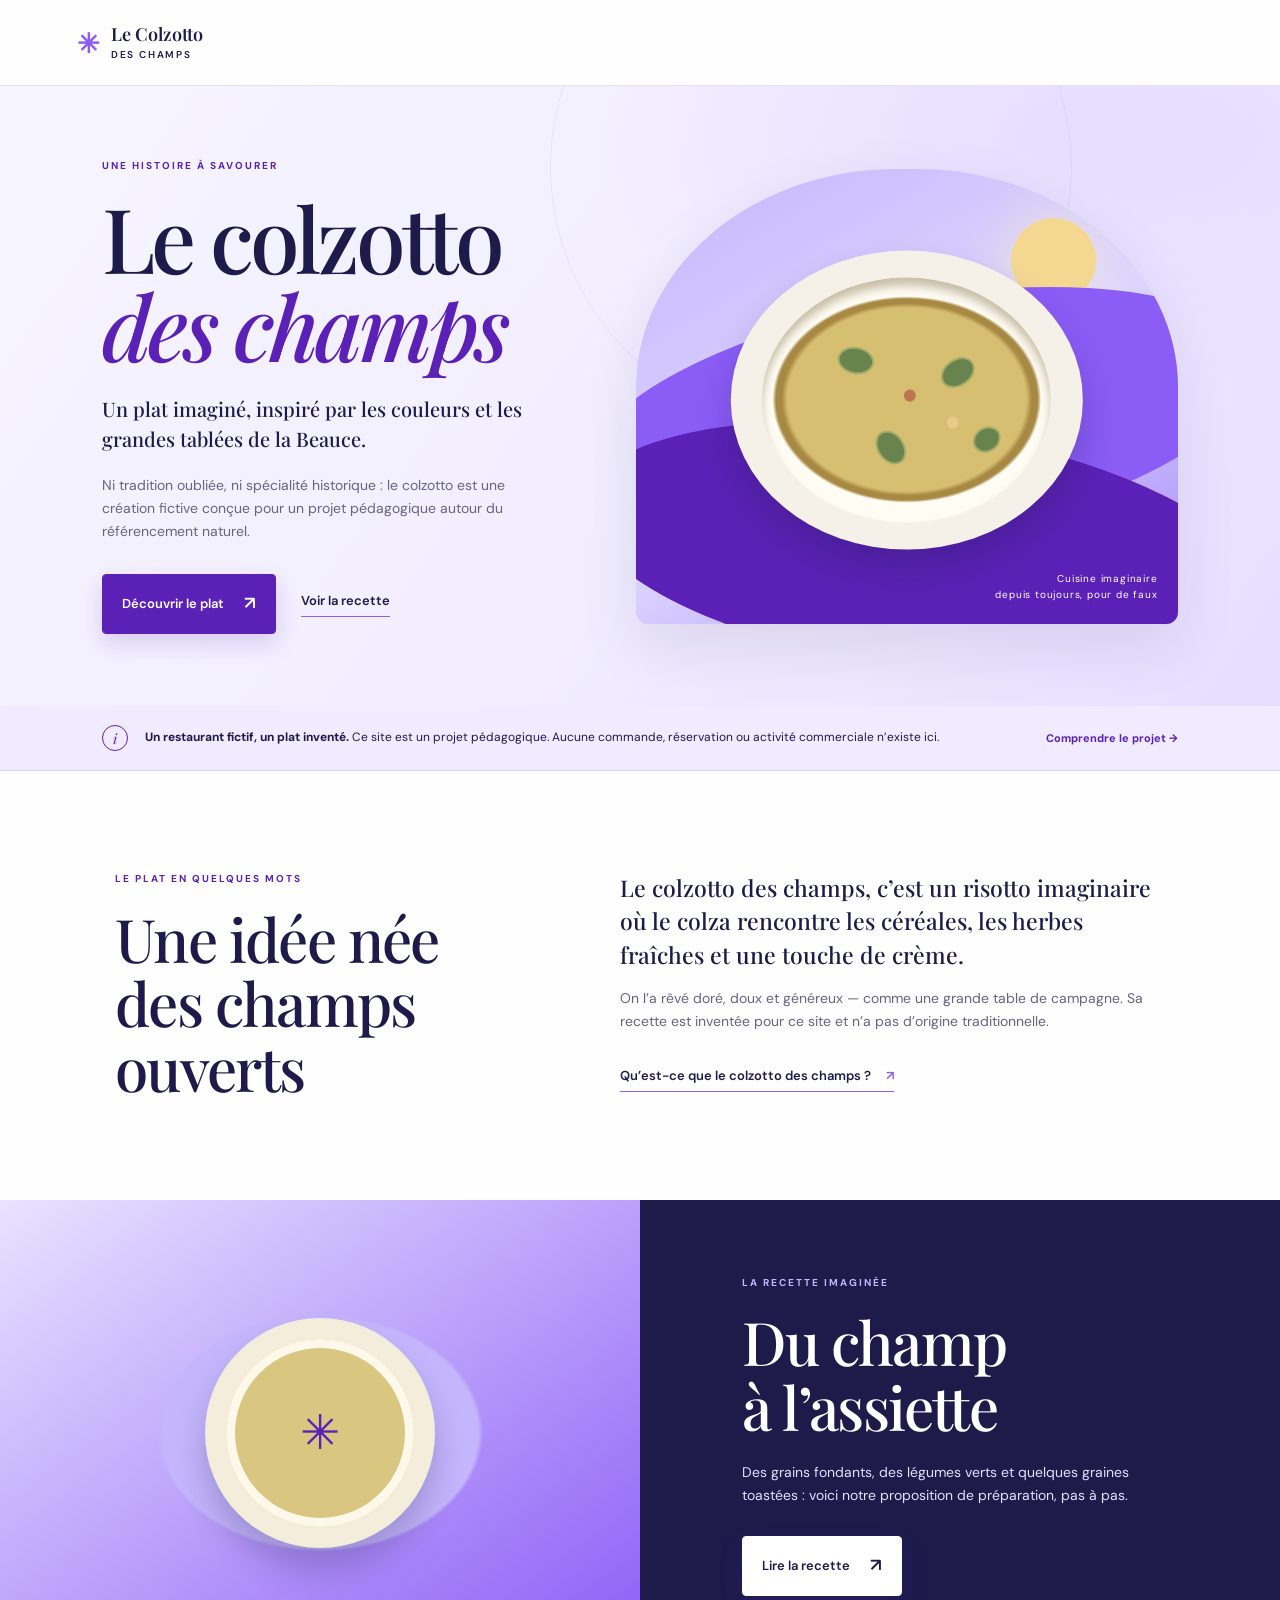
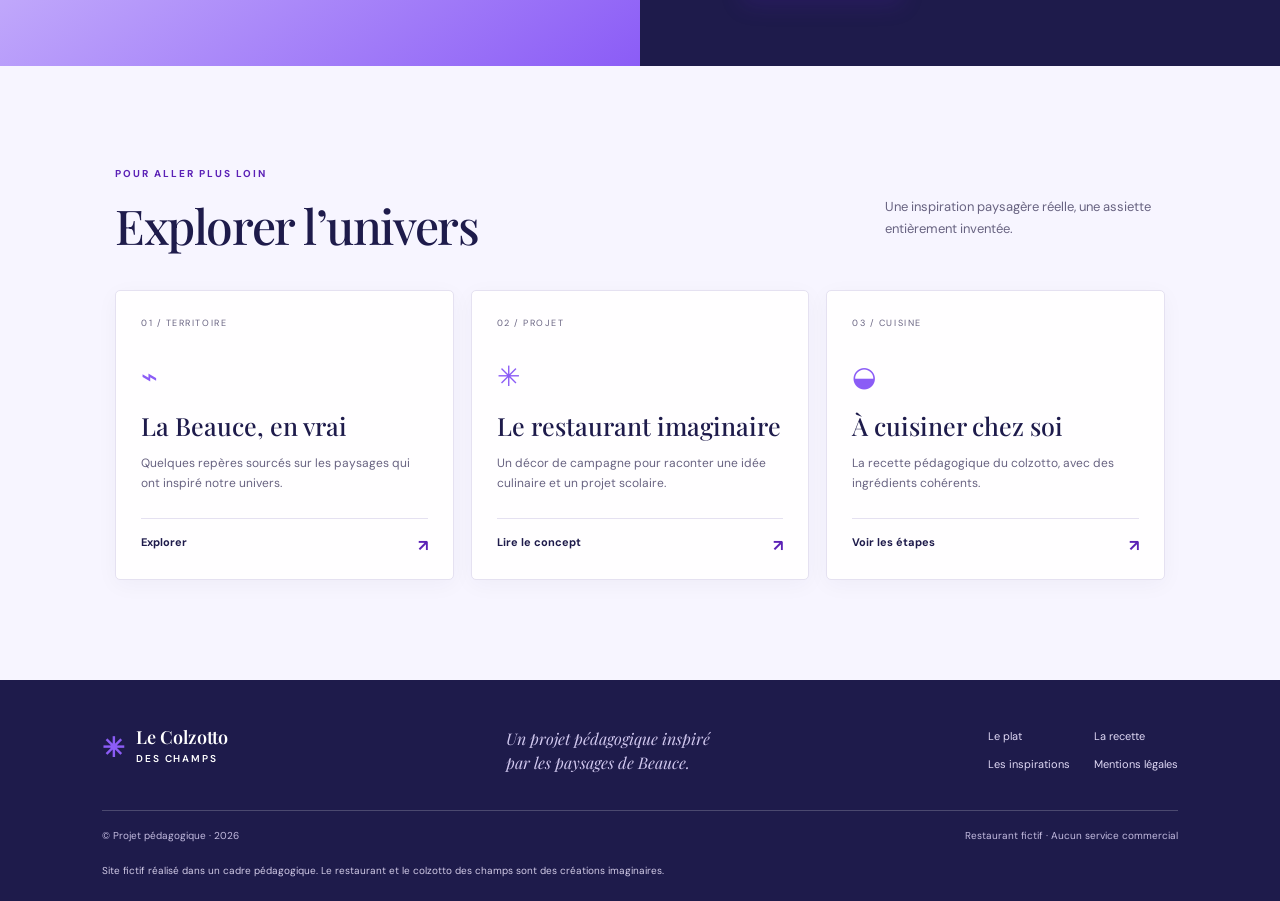
<file: index.html>
<!doctype html>
<html lang="fr">
<head>
    <meta charset="utf-8">
    <meta name="viewport" content="width=device-width, initial-scale=1">
    <meta name="description" content="Découvrez le colzotto des champs, une création culinaire fictive inspirée des paysages de Beauce, et explorez sa recette imaginée.">
    <link rel="canonical" href="https://maxime-0000.github.io/YebeStaurant/">
    <title>Le colzotto des champs | Une création culinaire imaginaire</title>
    <link rel="stylesheet" href="./assets/style.css">
</head>
<body>
    <a class="skip" href="#contenu">Aller au contenu</a>
    <header class="site-header">
        <a class="brand" href="./" aria-label="Le Colzotto des Champs, accueil">
            <span class="brand-mark">✳</span>
            <span>Le Colzotto <small>des Champs</small></span>
        </a>
        <details class="nav-menu">
            <summary>Menu</summary>
            <nav class="nav-links" aria-label="Navigation principale">
                <a class="active" aria-current="page" href="./">Accueil</a>
                <a href="./restaurant.html">Le restaurant</a>
                <a href="./colzotto.html">Le colzotto</a>
                <a href="./recette-colzotto.html">La recette</a>
                <a href="./beauce-et-inspirations.html">Beauce & inspirations</a>
            </nav>
        </details>
    </header>

    <main id="contenu">
        <section class="hero">
            <div class="hero-copy">
                <p class="eyebrow">Une histoire à savourer</p>
                <h1>Le colzotto<br><em>des champs</em></h1>
                <p class="lead">Un plat imaginé, inspiré par les couleurs et les grandes tablées de la Beauce.</p>
                <p>Ni tradition oubliée, ni spécialité historique : le colzotto est une création fictive conçue pour un projet pédagogique autour du référencement naturel.</p>
                <div class="actions">
                    <a class="button" href="./colzotto.html">Découvrir le plat <span>↗</span></a>
                    <a class="text-link" href="./recette-colzotto.html">Voir la recette</a>
                </div>
            </div>
            <div class="hero-art" role="img" aria-label="Illustration stylisée d'un bol de colzotto crémeux aux légumes verts">
                <div class="sun"></div>
                <div class="field field-back"></div>
                <div class="field field-front"></div>
                <div class="bowl">
                    <div class="food"><i></i><i></i><i></i><i></i><b></b><b></b></div>
                </div>
                <span class="art-note">Cuisine imaginaire<br>depuis toujours, pour de faux</span>
            </div>
        </section>

        <div class="notice">
            <span class="notice-icon">i</span>
            <p><strong>Un restaurant fictif, un plat inventé.</strong> Ce site est un projet pédagogique. Aucune commande, réservation ou activité commerciale n’existe ici.</p>
            <a href="./restaurant.html">Comprendre le projet →</a>
        </div>

        <section class="section intro-grid">
            <div>
                <p class="eyebrow">Le plat en quelques mots</p>
                <h2>Une idée née<br>des champs ouverts</h2>
            </div>
            <div>
                <p class="large-copy">Le colzotto des champs, c’est un risotto imaginaire où le colza rencontre les céréales, les herbes fraîches et une touche de crème.</p>
                <p>On l’a rêvé doré, doux et généreux — comme une grande table de campagne. Sa recette est inventée pour ce site et n’a pas d’origine traditionnelle.</p>
                <a class="arrow-link" href="./colzotto.html">Qu’est-ce que le colzotto des champs ? <span>↗</span></a>
            </div>
        </section>

        <section class="feature">
            <div class="feature-art" aria-hidden="true"><div class="plate"><span>✳</span></div></div>
            <div class="feature-copy">
                <p class="eyebrow">La recette imaginée</p>
                <h2>Du champ<br>à l’assiette</h2>
                <p>Des grains fondants, des légumes verts et quelques graines toastées : voici notre proposition de préparation, pas à pas.</p>
                <a class="button button-light" href="./recette-colzotto.html">Lire la recette <span>↗</span></a>
            </div>
        </section>

        <section class="section cards-section">
            <div class="section-heading">
                <div><p class="eyebrow">Pour aller plus loin</p><h2>Explorer l’univers</h2></div>
                <p>Une inspiration paysagère réelle, une assiette entièrement inventée.</p>
            </div>
            <div class="cards">
                <a class="card" href="./beauce-et-inspirations.html">
                    <span class="card-no">01 / TERRITOIRE</span><span class="card-icon">⌁</span>
                    <h3>La Beauce, en vrai</h3>
                    <p>Quelques repères sourcés sur les paysages qui ont inspiré notre univers.</p>
                    <span class="card-more">Explorer <b>↗</b></span>
                </a>
                <a class="card" href="./restaurant.html">
                    <span class="card-no">02 / PROJET</span><span class="card-icon">✳</span>
                    <h3>Le restaurant imaginaire</h3>
                    <p>Un décor de campagne pour raconter une idée culinaire et un projet scolaire.</p>
                    <span class="card-more">Lire le concept <b>↗</b></span>
                </a>
                <a class="card" href="./recette-colzotto.html">
                    <span class="card-no">03 / CUISINE</span><span class="card-icon">◒</span>
                    <h3>À cuisiner chez soi</h3>
                    <p>La recette pédagogique du colzotto, avec des ingrédients cohérents.</p>
                    <span class="card-more">Voir les étapes <b>↗</b></span>
                </a>
            </div>
        </section>
    </main>

    <footer class="footer">
        <div class="footer-top">
            <a class="brand brand-footer" href="./"><span class="brand-mark">✳</span><span>Le Colzotto <small>des Champs</small></span></a>
            <p>Un projet pédagogique inspiré<br>par les paysages de Beauce.</p>
            <nav aria-label="Liens de pied de page">
                <a href="./colzotto.html">Le plat</a>
                <a href="./recette-colzotto.html">La recette</a>
                <a href="./beauce-et-inspirations.html">Les inspirations</a>
                <a href="./mentions-legales.html">Mentions légales</a>
            </nav>
        </div>
        <div class="footer-bottom"><span>© Projet pédagogique · 2026</span><span>Restaurant fictif · Aucun service commercial</span></div>
        <p class="transparency">Site fictif réalisé dans un cadre pédagogique. Le restaurant et le colzotto des champs sont des créations imaginaires.</p>
    </footer>
</body>
</html>
</file>
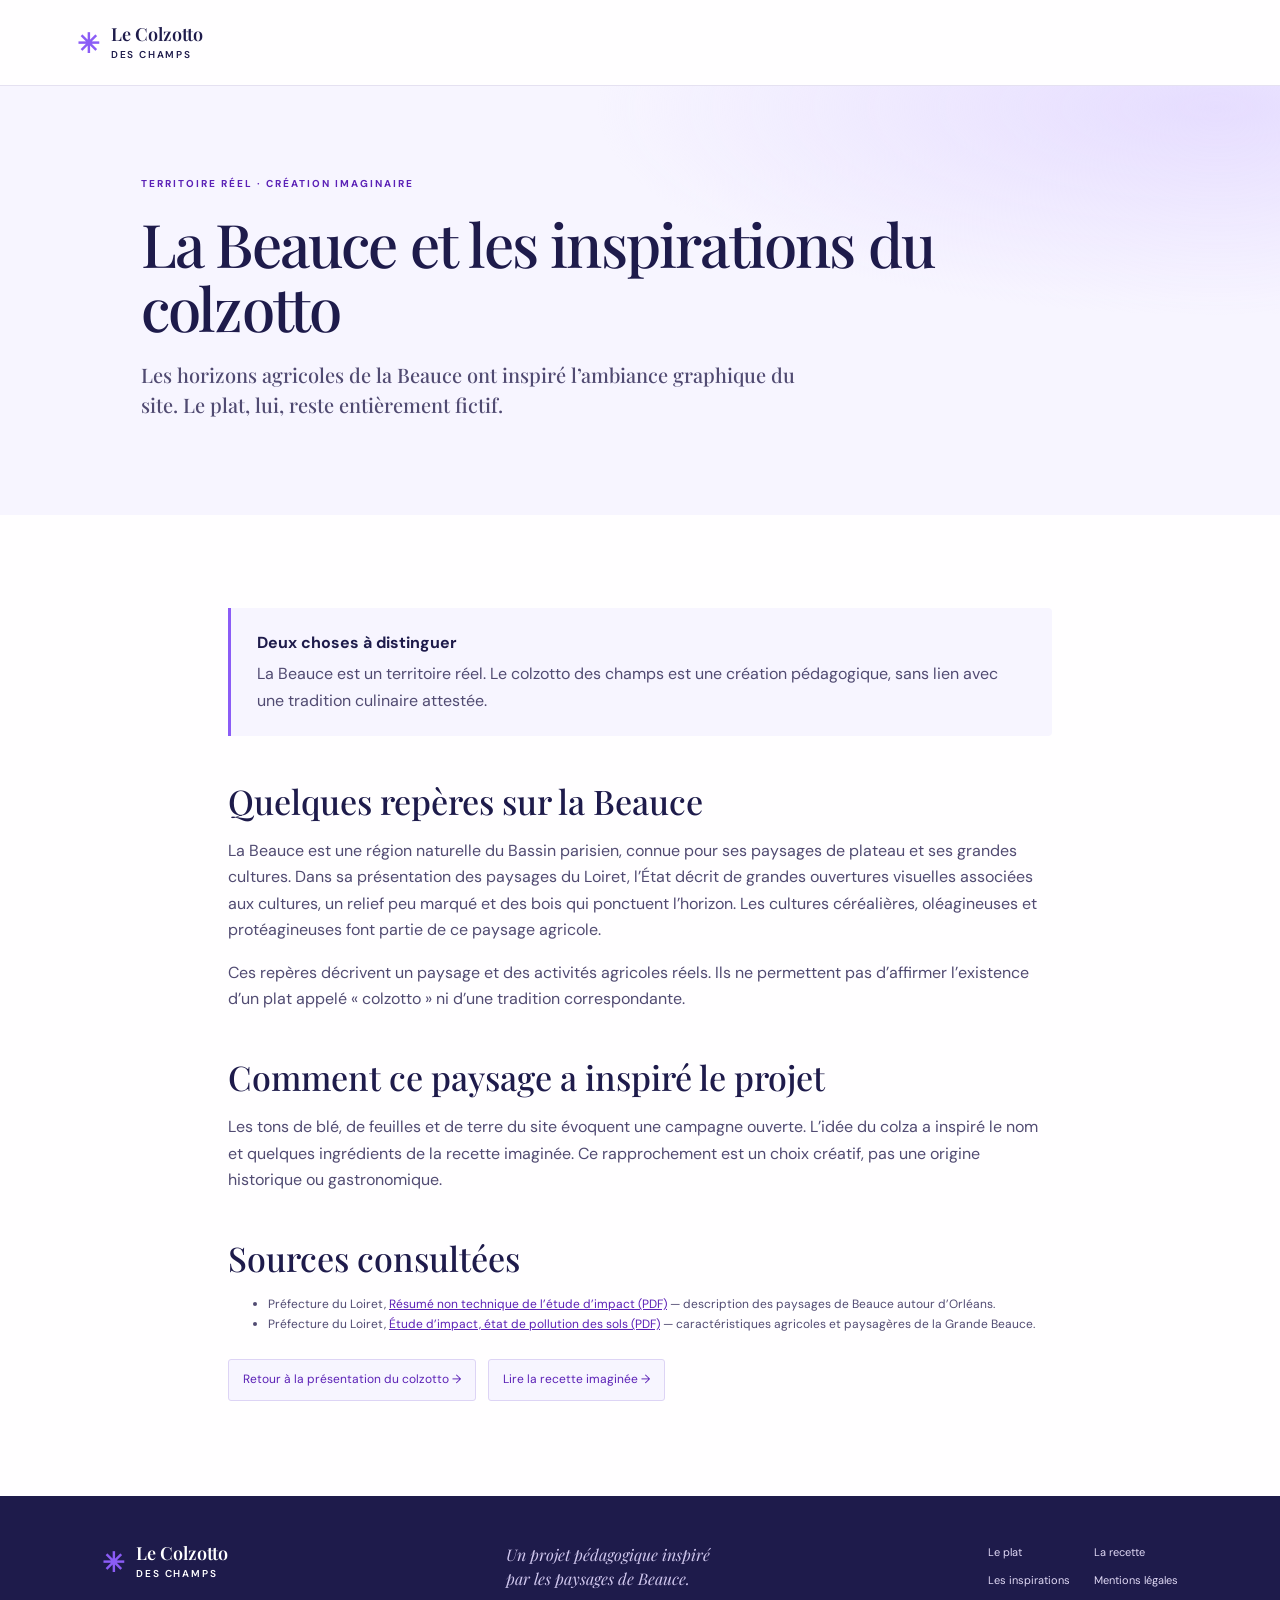
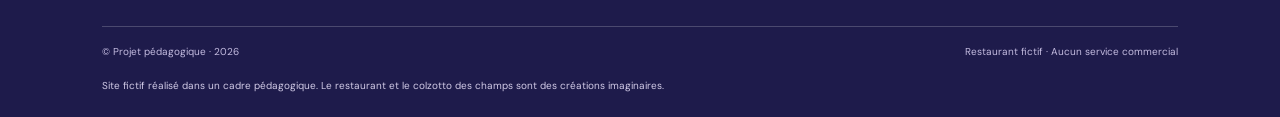
<file: beauce-et-inspirations.html>
<!doctype html>
<html lang="fr">
<head>
    <meta charset="utf-8">
    <meta name="viewport" content="width=device-width, initial-scale=1">
    <meta name="description" content="Quels paysages réels ont inspiré le colzotto des champs ? Repères sourcés sur la Beauce et distinction entre territoire réel et plat fictif.">
    <link rel="canonical" href="https://maxime-0000.github.io/YebeStaurant/beauce-et-inspirations.html">
    <title>La Beauce et ses paysages | Inspirations du colzotto</title>
    <link rel="stylesheet" href="./assets/style.css">
</head>
<body>
    <a class="skip" href="#contenu">Aller au contenu</a>
    <header class="site-header">
        <a class="brand" href="./"><span class="brand-mark">✳</span><span>Le Colzotto <small>des Champs</small></span></a>
        <details class="nav-menu">
            <summary>Menu</summary>
            <nav class="nav-links" aria-label="Navigation principale">
                <a href="./">Accueil</a><a href="./restaurant.html">Le restaurant</a>
                <a href="./colzotto.html">Le colzotto</a><a href="./recette-colzotto.html">La recette</a>
                <a class="active" aria-current="page" href="./beauce-et-inspirations.html">Beauce & inspirations</a>
            </nav>
        </details>
    </header>
    <main id="contenu">
        <section class="page-hero">
            <p class="eyebrow">Territoire réel · Création imaginaire</p>
            <h1>La Beauce et les inspirations du colzotto</h1>
            <p class="lead">Les horizons agricoles de la Beauce ont inspiré l’ambiance graphique du site. Le plat, lui, reste entièrement fictif.</p>
        </section>
        <article class="content">
            <div class="callout"><p><strong>Deux choses à distinguer</strong>La Beauce est un territoire réel. Le colzotto des champs est une création pédagogique, sans lien avec une tradition culinaire attestée.</p></div>
            <h2>Quelques repères sur la Beauce</h2>
            <p>La Beauce est une région naturelle du Bassin parisien, connue pour ses paysages de plateau et ses grandes cultures. Dans sa présentation des paysages du Loiret, l’État décrit de grandes ouvertures visuelles associées aux cultures, un relief peu marqué et des bois qui ponctuent l’horizon. Les cultures céréalières, oléagineuses et protéagineuses font partie de ce paysage agricole.</p>
            <p>Ces repères décrivent un paysage et des activités agricoles réels. Ils ne permettent pas d’affirmer l’existence d’un plat appelé « colzotto » ni d’une tradition correspondante.</p>
            <h2>Comment ce paysage a inspiré le projet</h2>
            <p>Les tons de blé, de feuilles et de terre du site évoquent une campagne ouverte. L’idée du colza a inspiré le nom et quelques ingrédients de la recette imaginée. Ce rapprochement est un choix créatif, pas une origine historique ou gastronomique.</p>
            <h2>Sources consultées</h2>
            <ul>
                <li class="source">Préfecture du Loiret, <a href="https://www.loiret.gouv.fr/content/download/3368/19374/file/resume_non_technique_etude_impact.pdf" target="_blank" rel="noopener">Résumé non technique de l’étude d’impact (PDF)</a> — description des paysages de Beauce autour d’Orléans.</li>
                <li class="source">Préfecture du Loiret, <a href="https://www.loiret.gouv.fr/contenu/telechargement/54792/376115/file/PJ61_Etat_pollution_sols_B.pdf" target="_blank" rel="noopener">Étude d’impact, état de pollution des sols (PDF)</a> — caractéristiques agricoles et paysagères de la Grande Beauce.</li>
            </ul>
            <div class="site-map"><a href="./colzotto.html">Retour à la présentation du colzotto →</a><a href="./recette-colzotto.html">Lire la recette imaginée →</a></div>
        </article>
    </main>
    <footer class="footer">
        <div class="footer-top">
            <a class="brand brand-footer" href="./"><span class="brand-mark">✳</span><span>Le Colzotto <small>des Champs</small></span></a>
            <p>Un projet pédagogique inspiré<br>par les paysages de Beauce.</p>
            <nav aria-label="Liens de pied de page"><a href="./colzotto.html">Le plat</a><a href="./recette-colzotto.html">La recette</a><a href="./beauce-et-inspirations.html">Les inspirations</a><a href="./mentions-legales.html">Mentions légales</a></nav>
        </div>
        <div class="footer-bottom"><span>© Projet pédagogique · 2026</span><span>Restaurant fictif · Aucun service commercial</span></div>
        <p class="transparency">Site fictif réalisé dans un cadre pédagogique. Le restaurant et le colzotto des champs sont des créations imaginaires.</p>
    </footer>
</body>
</html>
</file>
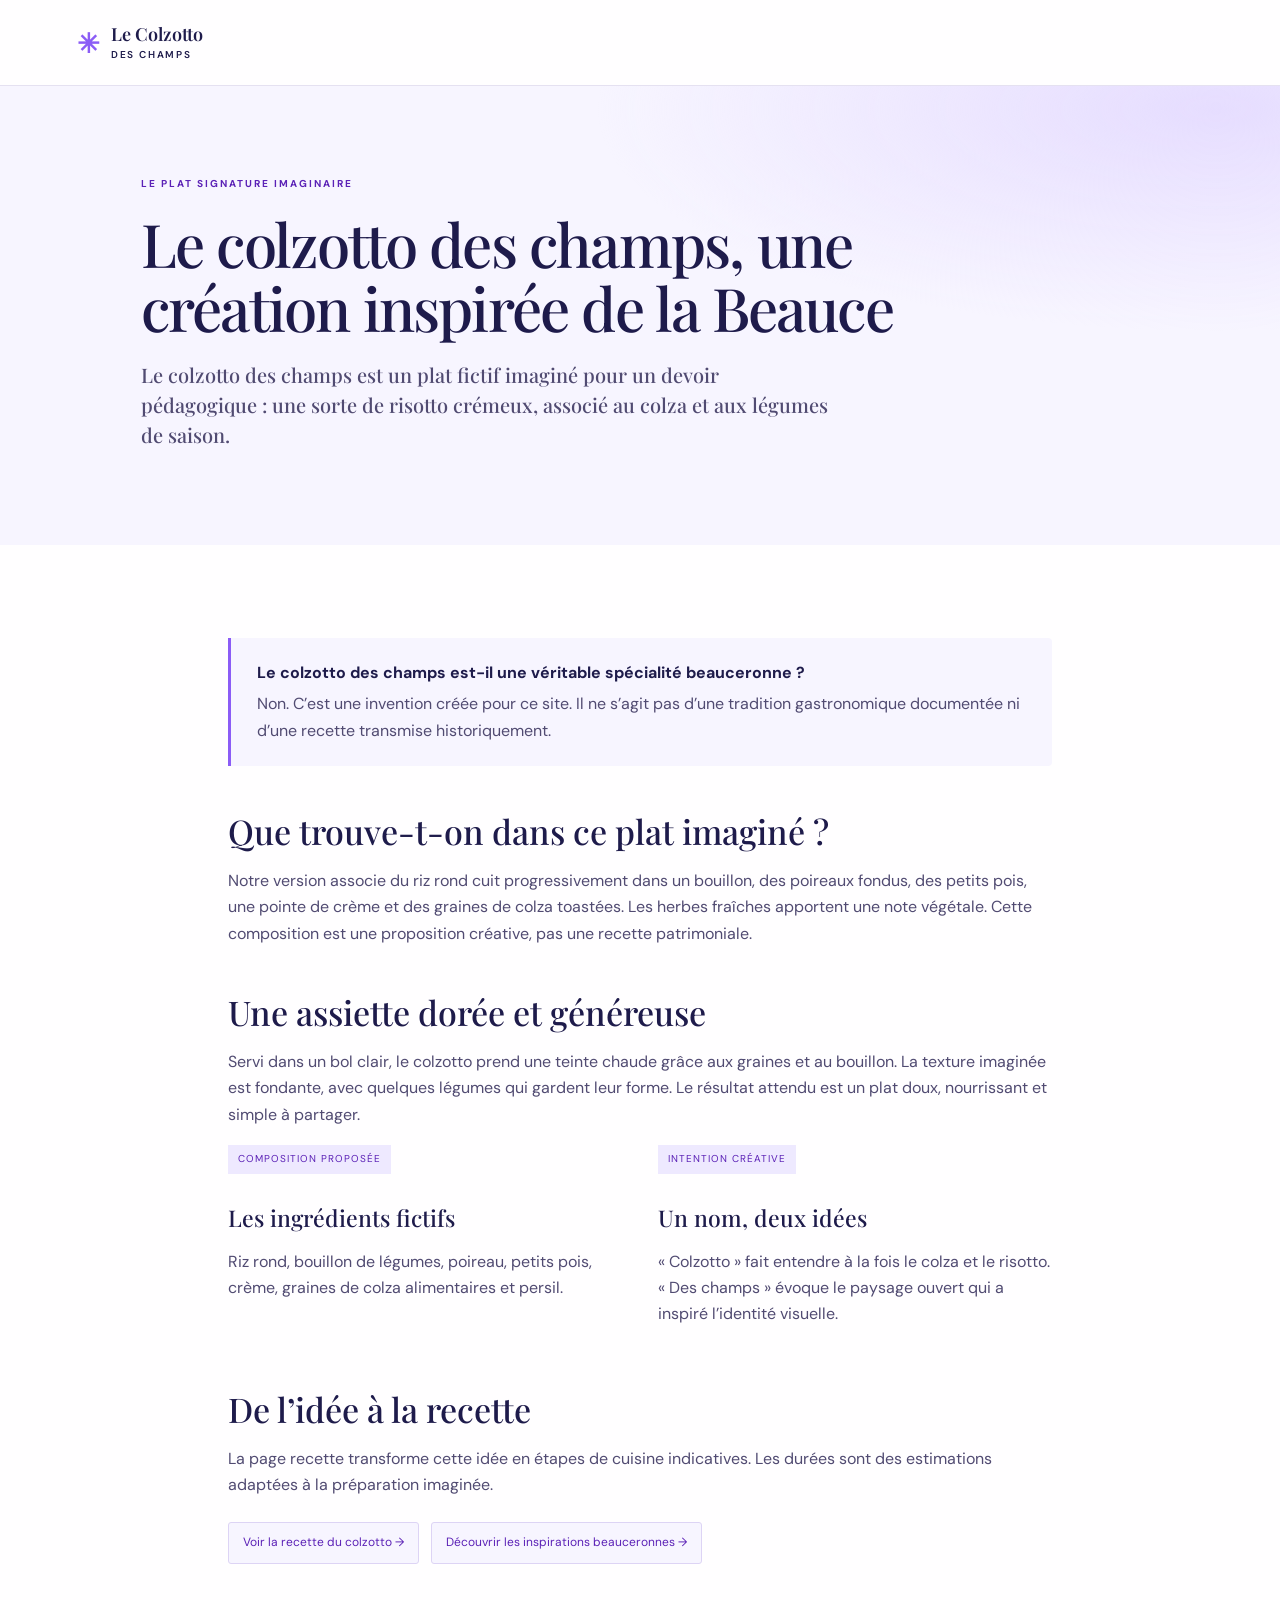
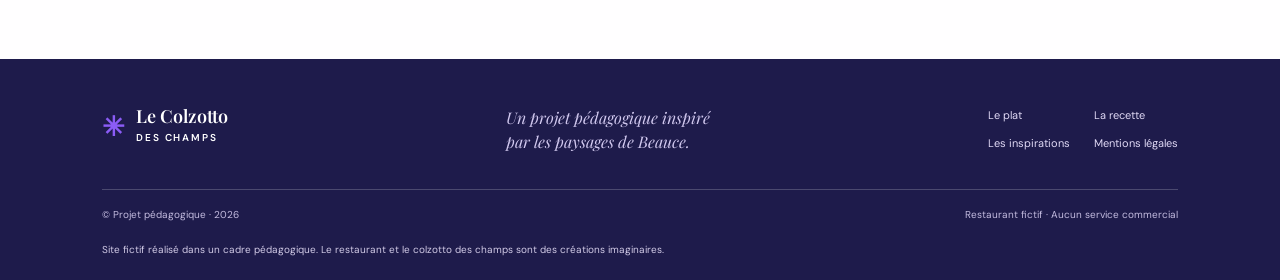
<file: colzotto.html>
<!doctype html>
<html lang="fr">
<head>
    <meta charset="utf-8">
    <meta name="viewport" content="width=device-width, initial-scale=1">
    <meta name="description" content="Qu'est-ce que le colzotto des champs ? Découvrez ce plat imaginaire à base de céréales, légumes verts et graines, créé pour un projet pédagogique.">
    <link rel="canonical" href="https://maxime-0000.github.io/YebeStaurant/colzotto.html">
    <title>Le colzotto des champs : un plat fictif inspiré de la Beauce</title>
    <link rel="stylesheet" href="./assets/style.css">
</head>
<body>
    <a class="skip" href="#contenu">Aller au contenu</a>
    <header class="site-header">
        <a class="brand" href="./"><span class="brand-mark">✳</span><span>Le Colzotto <small>des Champs</small></span></a>
        <details class="nav-menu">
            <summary>Menu</summary>
            <nav class="nav-links" aria-label="Navigation principale">
                <a href="./">Accueil</a><a href="./restaurant.html">Le restaurant</a>
                <a class="active" aria-current="page" href="./colzotto.html">Le colzotto</a>
                <a href="./recette-colzotto.html">La recette</a><a href="./beauce-et-inspirations.html">Beauce & inspirations</a>
            </nav>
        </details>
    </header>
    <main id="contenu">
        <section class="page-hero">
            <p class="eyebrow">Le plat signature imaginaire</p>
            <h1>Le colzotto des champs, une création inspirée de la Beauce</h1>
            <p class="lead">Le colzotto des champs est un plat fictif imaginé pour un devoir pédagogique : une sorte de risotto crémeux, associé au colza et aux légumes de saison.</p>
        </section>
        <article class="content">
            <div class="callout"><p><strong>Le colzotto des champs est-il une véritable spécialité beauceronne ?</strong>Non. C’est une invention créée pour ce site. Il ne s’agit pas d’une tradition gastronomique documentée ni d’une recette transmise historiquement.</p></div>
            <h2>Que trouve-t-on dans ce plat imaginé ?</h2>
            <p>Notre version associe du riz rond cuit progressivement dans un bouillon, des poireaux fondus, des petits pois, une pointe de crème et des graines de colza toastées. Les herbes fraîches apportent une note végétale. Cette composition est une proposition créative, pas une recette patrimoniale.</p>
            <h2>Une assiette dorée et généreuse</h2>
            <p>Servi dans un bol clair, le colzotto prend une teinte chaude grâce aux graines et au bouillon. La texture imaginée est fondante, avec quelques légumes qui gardent leur forme. Le résultat attendu est un plat doux, nourrissant et simple à partager.</p>
            <div class="two-col">
                <div><span class="pill">Composition proposée</span><h3>Les ingrédients fictifs</h3><p>Riz rond, bouillon de légumes, poireau, petits pois, crème, graines de colza alimentaires et persil.</p></div>
                <div><span class="pill">Intention créative</span><h3>Un nom, deux idées</h3><p>« Colzotto » fait entendre à la fois le colza et le risotto. « Des champs » évoque le paysage ouvert qui a inspiré l’identité visuelle.</p></div>
            </div>
            <h2>De l’idée à la recette</h2>
            <p>La page recette transforme cette idée en étapes de cuisine indicatives. Les durées sont des estimations adaptées à la préparation imaginée.</p>
            <div class="site-map"><a href="./recette-colzotto.html">Voir la recette du colzotto →</a><a href="./beauce-et-inspirations.html">Découvrir les inspirations beauceronnes →</a></div>
        </article>
    </main>
    <footer class="footer">
        <div class="footer-top">
            <a class="brand brand-footer" href="./"><span class="brand-mark">✳</span><span>Le Colzotto <small>des Champs</small></span></a>
            <p>Un projet pédagogique inspiré<br>par les paysages de Beauce.</p>
            <nav aria-label="Liens de pied de page"><a href="./colzotto.html">Le plat</a><a href="./recette-colzotto.html">La recette</a><a href="./beauce-et-inspirations.html">Les inspirations</a><a href="./mentions-legales.html">Mentions légales</a></nav>
        </div>
        <div class="footer-bottom"><span>© Projet pédagogique · 2026</span><span>Restaurant fictif · Aucun service commercial</span></div>
        <p class="transparency">Site fictif réalisé dans un cadre pédagogique. Le restaurant et le colzotto des champs sont des créations imaginaires.</p>
    </footer>
</body>
</html>
</file>
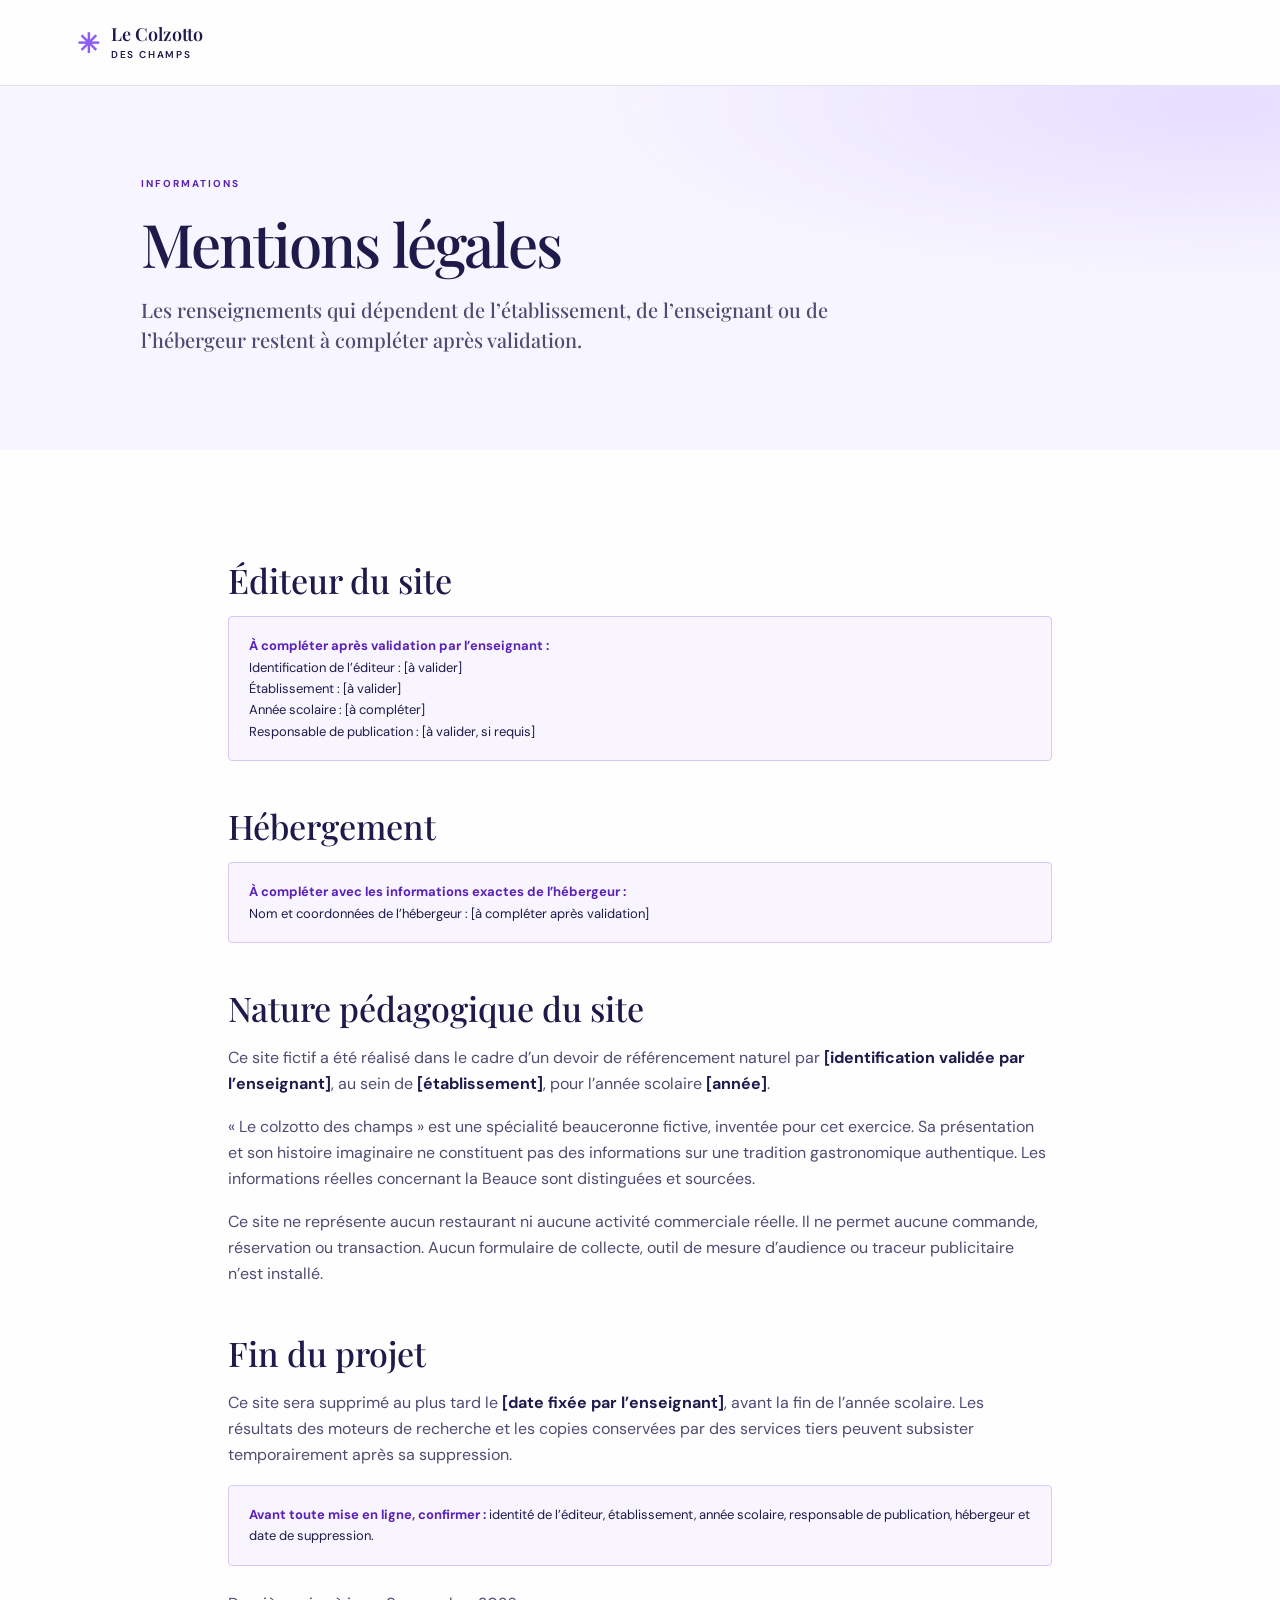
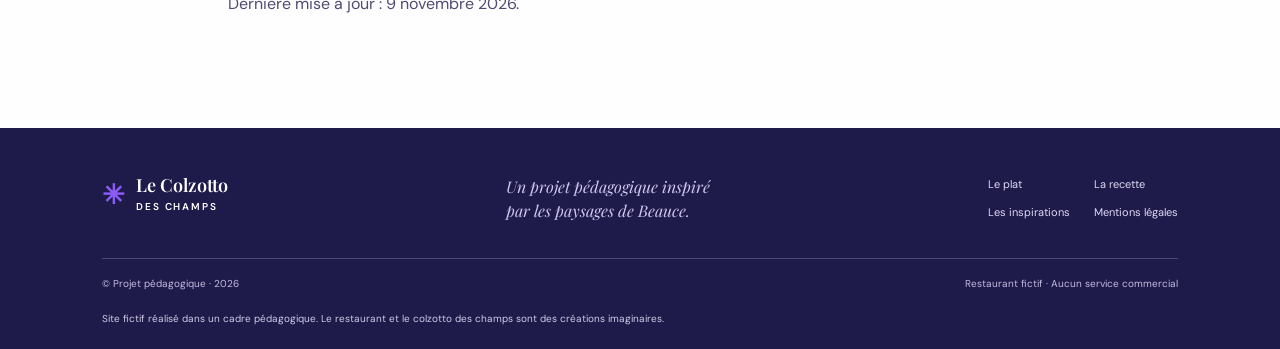
<file: mentions-legales.html>
<!doctype html>
<html lang="fr">
<head>
    <meta charset="utf-8">
    <meta name="viewport" content="width=device-width, initial-scale=1">
    <meta name="description" content="Mentions légales et informations pédagogiques du site fictif Le Colzotto des Champs. Les informations à valider restent clairement signalées.">
    <link rel="canonical" href="https://maxime-0000.github.io/YebeStaurant/mentions-legales.html">
    <title>Mentions légales | Le Colzotto des Champs</title>
    <link rel="stylesheet" href="./assets/style.css">
</head>
<body>
    <a class="skip" href="#contenu">Aller au contenu</a>
    <header class="site-header">
        <a class="brand" href="./"><span class="brand-mark">✳</span><span>Le Colzotto <small>des Champs</small></span></a>
        <details class="nav-menu">
            <summary>Menu</summary>
            <nav class="nav-links" aria-label="Navigation principale">
                <a href="./">Accueil</a><a href="./restaurant.html">Le restaurant</a>
                <a href="./colzotto.html">Le colzotto</a><a href="./recette-colzotto.html">La recette</a>
                <a href="./beauce-et-inspirations.html">Beauce & inspirations</a>
            </nav>
        </details>
    </header>
    <main id="contenu">
        <section class="page-hero">
            <p class="eyebrow">Informations</p>
            <h1>Mentions légales</h1>
            <p class="lead">Les renseignements qui dépendent de l’établissement, de l’enseignant ou de l’hébergeur restent à compléter après validation.</p>
        </section>
        <article class="content">
            <h2>Éditeur du site</h2>
            <div class="legal-placeholder">
                <strong>À compléter après validation par l’enseignant :</strong><br>
                Identification de l’éditeur : [à valider]<br>
                Établissement : [à valider]<br>
                Année scolaire : [à compléter]<br>
                Responsable de publication : [à valider, si requis]
            </div>
            <h2>Hébergement</h2>
            <div class="legal-placeholder">
                <strong>À compléter avec les informations exactes de l’hébergeur :</strong><br>
                Nom et coordonnées de l’hébergeur : [à compléter après validation]
            </div>
            <h2>Nature pédagogique du site</h2>
            <p>Ce site fictif a été réalisé dans le cadre d’un devoir de référencement naturel par <strong>[identification validée par l’enseignant]</strong>, au sein de <strong>[établissement]</strong>, pour l’année scolaire <strong>[année]</strong>.</p>
            <p>« Le colzotto des champs » est une spécialité beauceronne fictive, inventée pour cet exercice. Sa présentation et son histoire imaginaire ne constituent pas des informations sur une tradition gastronomique authentique. Les informations réelles concernant la Beauce sont distinguées et sourcées.</p>
            <p>Ce site ne représente aucun restaurant ni aucune activité commerciale réelle. Il ne permet aucune commande, réservation ou transaction. Aucun formulaire de collecte, outil de mesure d’audience ou traceur publicitaire n’est installé.</p>
            <h2>Fin du projet</h2>
            <p>Ce site sera supprimé au plus tard le <strong>[date fixée par l’enseignant]</strong>, avant la fin de l’année scolaire. Les résultats des moteurs de recherche et les copies conservées par des services tiers peuvent subsister temporairement après sa suppression.</p>
            <div class="legal-placeholder"><strong>Avant toute mise en ligne, confirmer :</strong> identité de l’éditeur, établissement, année scolaire, responsable de publication, hébergeur et date de suppression.</div>
            <p>Dernière mise à jour : 9 novembre 2026.</p>
        </article>
    </main>
    <footer class="footer">
        <div class="footer-top">
            <a class="brand brand-footer" href="./"><span class="brand-mark">✳</span><span>Le Colzotto <small>des Champs</small></span></a>
            <p>Un projet pédagogique inspiré<br>par les paysages de Beauce.</p>
            <nav aria-label="Liens de pied de page"><a href="./colzotto.html">Le plat</a><a href="./recette-colzotto.html">La recette</a><a href="./beauce-et-inspirations.html">Les inspirations</a><a href="./mentions-legales.html">Mentions légales</a></nav>
        </div>
        <div class="footer-bottom"><span>© Projet pédagogique · 2026</span><span>Restaurant fictif · Aucun service commercial</span></div>
        <p class="transparency">Site fictif réalisé dans un cadre pédagogique. Le restaurant et le colzotto des champs sont des créations imaginaires.</p>
    </footer>
</body>
</html>
</file>
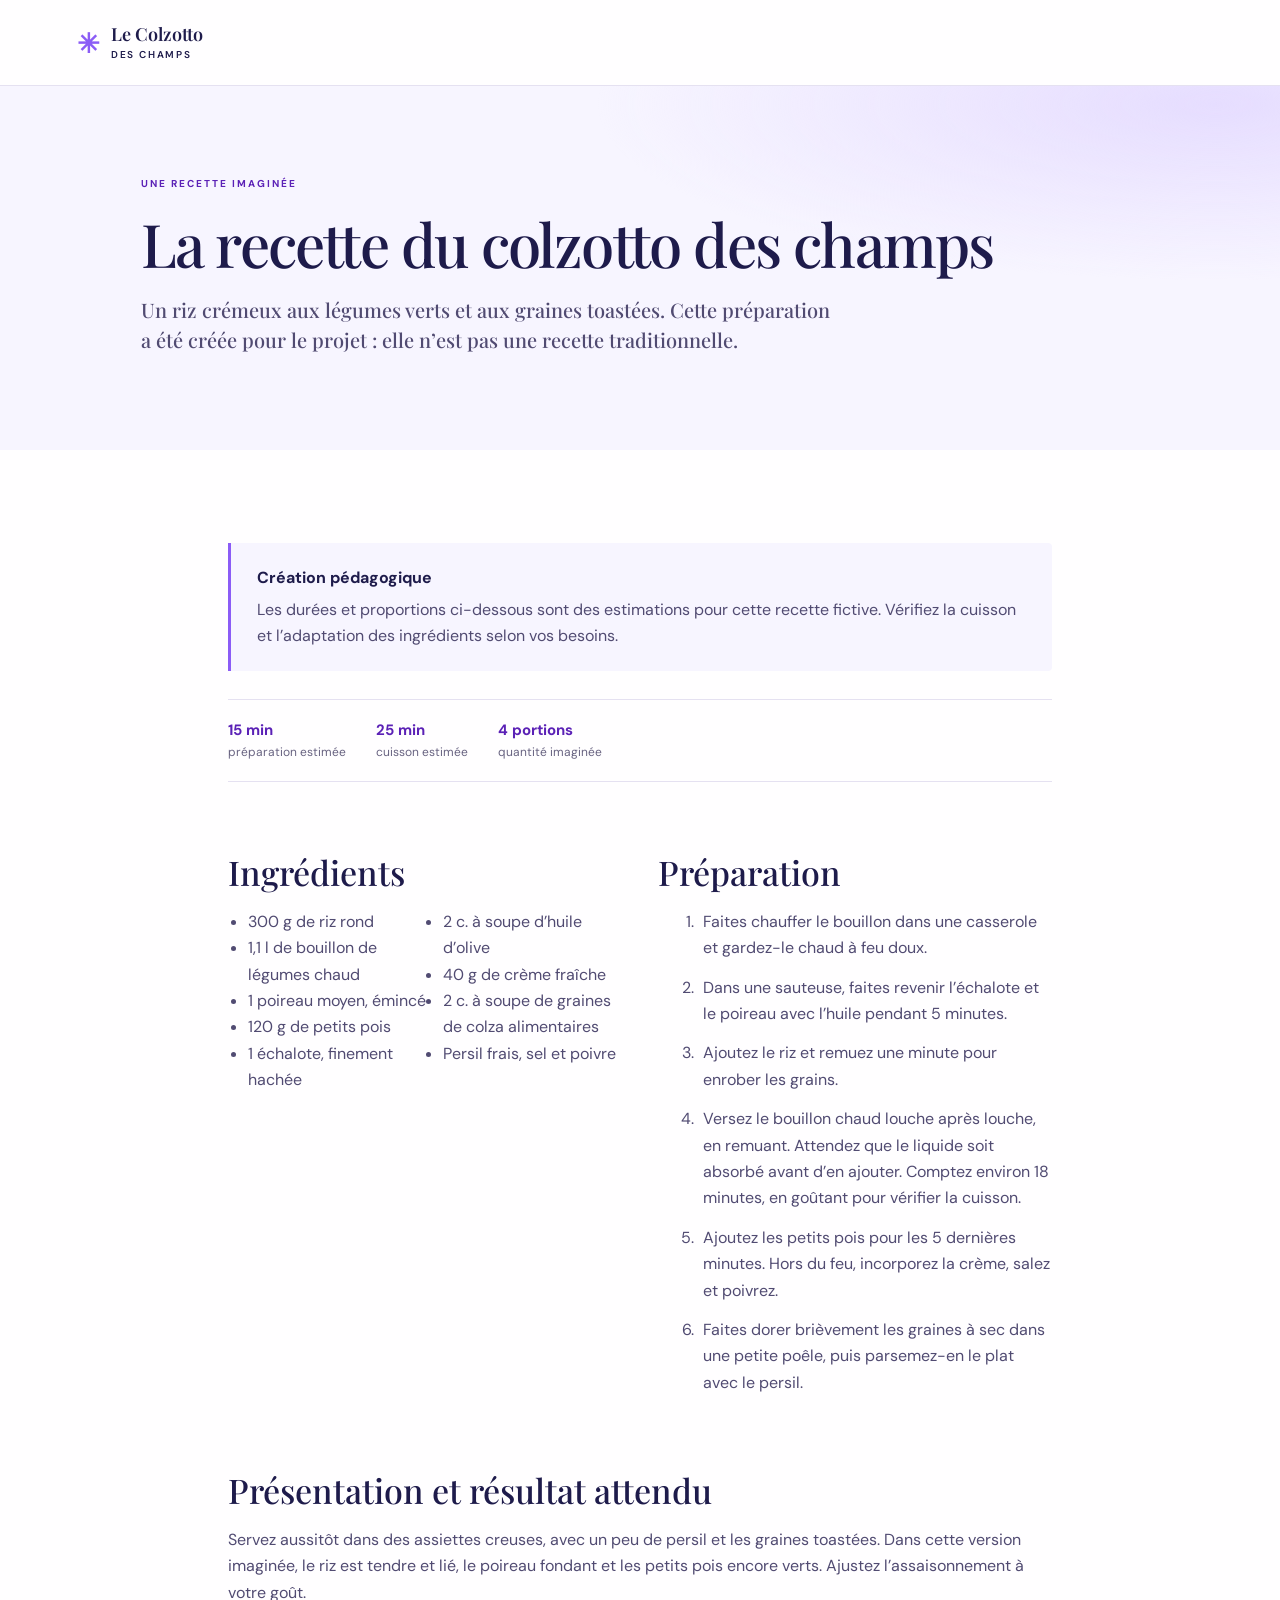
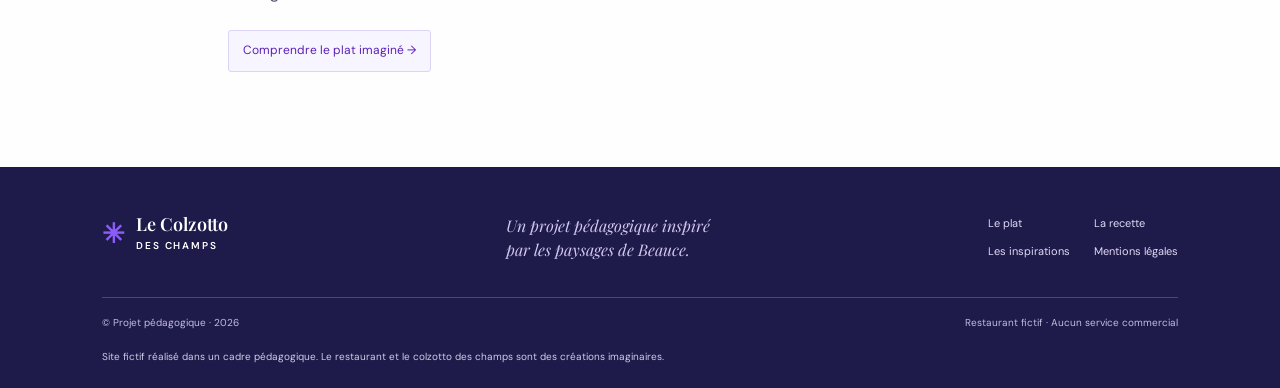
<file: recette-colzotto.html>
<!doctype html>
<html lang="fr">
<head>
    <meta charset="utf-8">
    <meta name="viewport" content="width=device-width, initial-scale=1">
    <meta name="description" content="Suivez la recette imaginaire du colzotto des champs : riz crémeux, poireau, petits pois et graines toastées. Une création pédagogique, étape par étape.">
    <link rel="canonical" href="https://maxime-0000.github.io/YebeStaurant/recette-colzotto.html">
    <title>Recette du colzotto des champs | Création pédagogique</title>
    <link rel="stylesheet" href="./assets/style.css">
</head>
<body>
    <a class="skip" href="#contenu">Aller au contenu</a>
    <header class="site-header">
        <a class="brand" href="./"><span class="brand-mark">✳</span><span>Le Colzotto <small>des Champs</small></span></a>
        <details class="nav-menu">
            <summary>Menu</summary>
            <nav class="nav-links" aria-label="Navigation principale">
                <a href="./">Accueil</a><a href="./restaurant.html">Le restaurant</a>
                <a href="./colzotto.html">Le colzotto</a><a class="active" aria-current="page" href="./recette-colzotto.html">La recette</a>
                <a href="./beauce-et-inspirations.html">Beauce & inspirations</a>
            </nav>
        </details>
    </header>
    <main id="contenu">
        <section class="page-hero">
            <p class="eyebrow">Une recette imaginée</p>
            <h1>La recette du colzotto des champs</h1>
            <p class="lead">Un riz crémeux aux légumes verts et aux graines toastées. Cette préparation a été créée pour le projet : elle n’est pas une recette traditionnelle.</p>
        </section>
        <article class="content">
            <div class="callout"><p><strong>Création pédagogique</strong>Les durées et proportions ci-dessous sont des estimations pour cette recette fictive. Vérifiez la cuisson et l’adaptation des ingrédients selon vos besoins.</p></div>
            <div class="recipe-meta">
                <span><b>15 min</b>préparation estimée</span>
                <span><b>25 min</b>cuisson estimée</span>
                <span><b>4 portions</b>quantité imaginée</span>
            </div>
            <div class="two-col">
                <section>
                    <h2>Ingrédients</h2>
                    <ul class="ingredients">
                        <li>300 g de riz rond</li>
                        <li>1,1 l de bouillon de légumes chaud</li>
                        <li>1 poireau moyen, émincé</li>
                        <li>120 g de petits pois</li>
                        <li>1 échalote, finement hachée</li>
                        <li>2 c. à soupe d’huile d’olive</li>
                        <li>40 g de crème fraîche</li>
                        <li>2 c. à soupe de graines de colza alimentaires</li>
                        <li>Persil frais, sel et poivre</li>
                    </ul>
                </section>
                <section>
                    <h2>Préparation</h2>
                    <ol class="steps">
                        <li>Faites chauffer le bouillon dans une casserole et gardez-le chaud à feu doux.</li>
                        <li>Dans une sauteuse, faites revenir l’échalote et le poireau avec l’huile pendant 5 minutes.</li>
                        <li>Ajoutez le riz et remuez une minute pour enrober les grains.</li>
                        <li>Versez le bouillon chaud louche après louche, en remuant. Attendez que le liquide soit absorbé avant d’en ajouter. Comptez environ 18 minutes, en goûtant pour vérifier la cuisson.</li>
                        <li>Ajoutez les petits pois pour les 5 dernières minutes. Hors du feu, incorporez la crème, salez et poivrez.</li>
                        <li>Faites dorer brièvement les graines à sec dans une petite poêle, puis parsemez-en le plat avec le persil.</li>
                    </ol>
                </section>
            </div>
            <h2>Présentation et résultat attendu</h2>
            <p>Servez aussitôt dans des assiettes creuses, avec un peu de persil et les graines toastées. Dans cette version imaginée, le riz est tendre et lié, le poireau fondant et les petits pois encore verts. Ajustez l’assaisonnement à votre goût.</p>
            <div class="site-map"><a href="./colzotto.html">Comprendre le plat imaginé →</a></div>
        </article>
    </main>
    <footer class="footer">
        <div class="footer-top">
            <a class="brand brand-footer" href="./"><span class="brand-mark">✳</span><span>Le Colzotto <small>des Champs</small></span></a>
            <p>Un projet pédagogique inspiré<br>par les paysages de Beauce.</p>
            <nav aria-label="Liens de pied de page"><a href="./colzotto.html">Le plat</a><a href="./recette-colzotto.html">La recette</a><a href="./beauce-et-inspirations.html">Les inspirations</a><a href="./mentions-legales.html">Mentions légales</a></nav>
        </div>
        <div class="footer-bottom"><span>© Projet pédagogique · 2026</span><span>Restaurant fictif · Aucun service commercial</span></div>
        <p class="transparency">Site fictif réalisé dans un cadre pédagogique. Le restaurant et le colzotto des champs sont des créations imaginaires.</p>
    </footer>
</body>
</html>
</file>
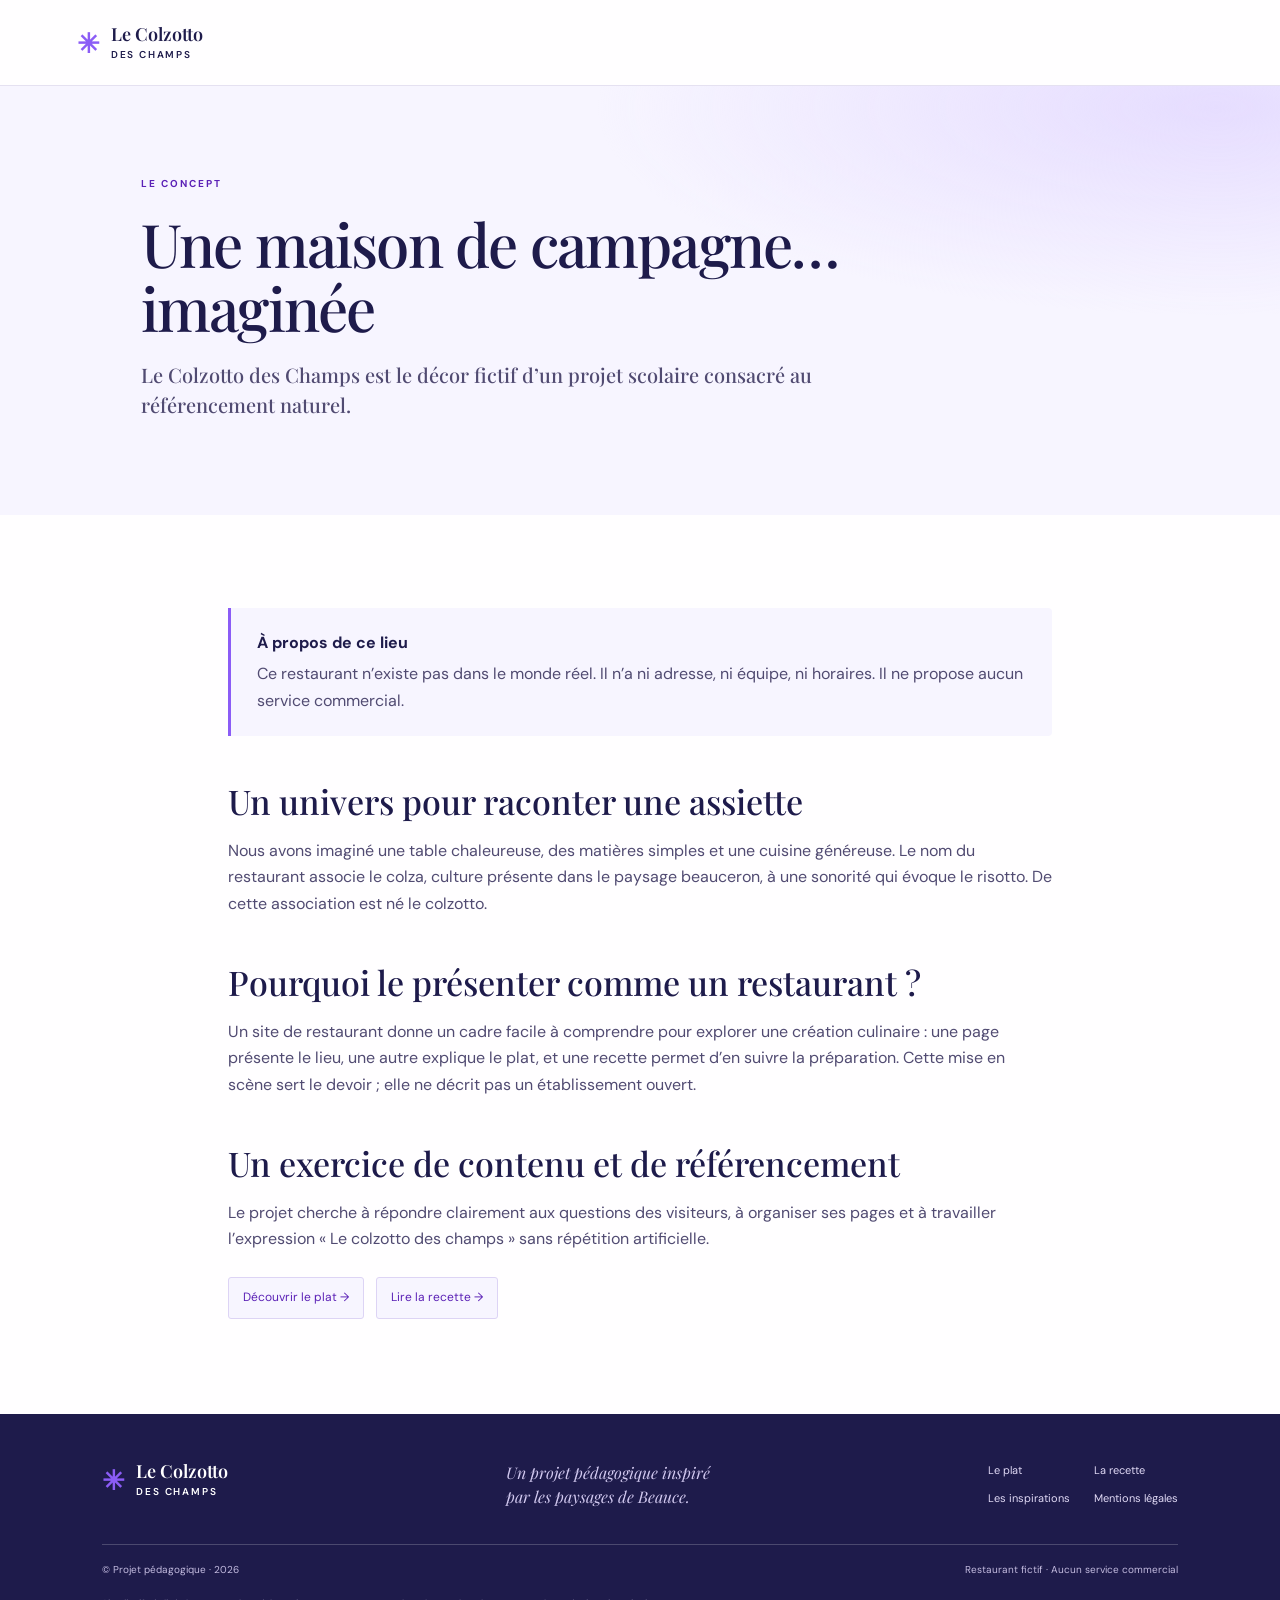
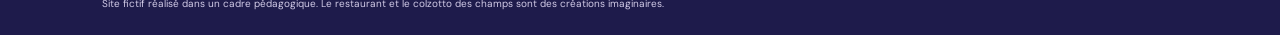
<file: restaurant.html>
<!doctype html>
<html lang="fr">
<head>
    <meta charset="utf-8">
    <meta name="viewport" content="width=device-width, initial-scale=1">
    <meta name="description" content="Découvrez le concept pédagogique du restaurant fictif Le Colzotto des Champs, imaginé autour d'une cuisine de campagne inspirée de la Beauce.">
    <link rel="canonical" href="https://maxime-0000.github.io/YebeStaurant/restaurant.html">
    <title>Le restaurant imaginaire | Le Colzotto des Champs</title>
    <link rel="stylesheet" href="./assets/style.css">
</head>
<body>
    <a class="skip" href="#contenu">Aller au contenu</a>
    <header class="site-header">
        <a class="brand" href="./"><span class="brand-mark">✳</span><span>Le Colzotto <small>des Champs</small></span></a>
        <details class="nav-menu">
            <summary>Menu</summary>
            <nav class="nav-links" aria-label="Navigation principale">
                <a href="./">Accueil</a><a class="active" aria-current="page" href="./restaurant.html">Le restaurant</a>
                <a href="./colzotto.html">Le colzotto</a><a href="./recette-colzotto.html">La recette</a>
                <a href="./beauce-et-inspirations.html">Beauce & inspirations</a>
            </nav>
        </details>
    </header>
    <main id="contenu">
        <section class="page-hero">
            <p class="eyebrow">Le concept</p>
            <h1>Une maison de campagne… imaginée</h1>
            <p class="lead">Le Colzotto des Champs est le décor fictif d’un projet scolaire consacré au référencement naturel.</p>
        </section>
        <article class="content">
            <div class="callout"><p><strong>À propos de ce lieu</strong>Ce restaurant n’existe pas dans le monde réel. Il n’a ni adresse, ni équipe, ni horaires. Il ne propose aucun service commercial.</p></div>
            <h2>Un univers pour raconter une assiette</h2>
            <p>Nous avons imaginé une table chaleureuse, des matières simples et une cuisine généreuse. Le nom du restaurant associe le colza, culture présente dans le paysage beauceron, à une sonorité qui évoque le risotto. De cette association est né le colzotto.</p>
            <h2>Pourquoi le présenter comme un restaurant ?</h2>
            <p>Un site de restaurant donne un cadre facile à comprendre pour explorer une création culinaire : une page présente le lieu, une autre explique le plat, et une recette permet d’en suivre la préparation. Cette mise en scène sert le devoir ; elle ne décrit pas un établissement ouvert.</p>
            <h2>Un exercice de contenu et de référencement</h2>
            <p>Le projet cherche à répondre clairement aux questions des visiteurs, à organiser ses pages et à travailler l’expression « Le colzotto des champs » sans répétition artificielle.</p>
            <div class="site-map"><a href="./colzotto.html">Découvrir le plat →</a><a href="./recette-colzotto.html">Lire la recette →</a></div>
        </article>
    </main>
    <footer class="footer">
        <div class="footer-top">
            <a class="brand brand-footer" href="./"><span class="brand-mark">✳</span><span>Le Colzotto <small>des Champs</small></span></a>
            <p>Un projet pédagogique inspiré<br>par les paysages de Beauce.</p>
            <nav aria-label="Liens de pied de page"><a href="./colzotto.html">Le plat</a><a href="./recette-colzotto.html">La recette</a><a href="./beauce-et-inspirations.html">Les inspirations</a><a href="./mentions-legales.html">Mentions légales</a></nav>
        </div>
        <div class="footer-bottom"><span>© Projet pédagogique · 2026</span><span>Restaurant fictif · Aucun service commercial</span></div>
        <p class="transparency">Site fictif réalisé dans un cadre pédagogique. Le restaurant et le colzotto des champs sont des créations imaginaires.</p>
    </footer>
</body>
</html>
</file>
<file: assets/style.css>
@import url('https://fonts.googleapis.com/css2?family=DM+Sans:wght@400;500;600;700&family=Playfair+Display:ital,wght@0,500;0,600;0,700;1,500;1,600&display=swap');

:root {
  --ink: #1E1B4B;
  --violet: #5B21B6;
  --violet-bright: #8B5CF6;
  --violet-soft: #EEE9FF;
  --lavender: #F7F5FF;
  --paper: #FFFEFF;
  --muted: #686381;
  --line: #E5E1F1;
  --serif: 'Playfair Display', Georgia, serif;
  --sans: 'DM Sans', Arial, sans-serif;
  --shadow: 0 22px 60px rgb(30 27 75 / 10%);
}

* { box-sizing: border-box; }
html { scroll-behavior: smooth; }
body { margin: 0; background: var(--paper); color: var(--ink); font: 16px/1.65 var(--sans); }
a { color: inherit; }
a:focus-visible, button:focus-visible { outline: 3px solid var(--violet-bright); outline-offset: 4px; }
.skip { position: absolute; left: -9999px; top: 0; z-index: 9; padding: 12px; background: white; }
.skip:focus { left: 10px; }

.site-header { position: relative; z-index: 2; display: flex; height: 86px; align-items: center; justify-content: space-between; padding: 0 max(6vw, 24px); border-bottom: 1px solid var(--line); background: rgb(255 254 255 / 92%); }
.brand { display: flex; align-items: center; gap: 11px; font: 600 18px/1.15 var(--serif); text-decoration: none; }
.brand small { display: block; margin-top: 4px; font: 600 10px var(--sans); letter-spacing: .18em; text-transform: uppercase; }
.brand-mark { color: var(--violet-bright); font-size: 27px; }
.nav-menu { position: relative; }
.nav-menu summary { display: none; }
.nav-links { display: flex; gap: 28px; }
.nav-menu:not([open]) .nav-links { display: flex; }
.nav-links a { position: relative; padding: 9px 0; color: var(--muted); font-size: 12px; text-decoration: none; transition: color .2s ease; }
.nav-links a:hover, .nav-links .active { color: var(--violet); }
.nav-links .active::after { position: absolute; right: 0; bottom: 1px; left: 0; height: 2px; border-radius: 2px; background: var(--violet-bright); content: ''; }

.hero { position: relative; display: grid; min-height: 620px; grid-template-columns: .9fr 1.1fr; align-items: center; gap: 7vw; overflow: hidden; padding: 72px max(8vw, 28px); background: radial-gradient(ellipse at 87% 8%, #e6ddff 0, transparent 33%), linear-gradient(125deg, #F7F5FF 0%, #F1EDFF 55%, #E7DEFF 100%); }
.hero::before { position: absolute; top: -180px; left: 43%; width: 520px; height: 520px; border: 1px solid rgb(139 92 246 / 10%); border-radius: 50%; content: ''; }
.hero-copy { position: relative; z-index: 1; max-width: 530px; }
.eyebrow { margin: 0 0 18px; color: var(--violet); font-size: 10px; font-weight: 700; letter-spacing: .2em; text-transform: uppercase; }
.hero h1 { margin: 0 0 25px; font: 500 clamp(58px, 7vw, 92px)/.98 var(--serif); letter-spacing: -.045em; }
.hero h1 em { color: var(--violet); font-weight: 500; }
.lead { max-width: 450px; font: 500 20px/1.5 var(--serif); }
.hero-copy > p:not(.eyebrow):not(.lead) { max-width: 440px; color: var(--muted); font-size: 14px; }
.actions { display: flex; align-items: center; gap: 25px; margin-top: 31px; }
.button { display: inline-flex; align-items: center; gap: 20px; border: 1px solid var(--violet); border-radius: 4px; padding: 14px 19px; background: var(--violet); box-shadow: 0 9px 22px rgb(91 33 182 / 18%); color: white; font-size: 13px; font-weight: 600; text-decoration: none; transition: transform .2s, background .2s, box-shadow .2s; }
.button:hover { transform: translateY(-2px); background: var(--ink); box-shadow: 0 12px 26px rgb(30 27 75 / 22%); }
.button span { font-size: 18px; }
.text-link, .arrow-link { border-bottom: 1px solid var(--violet-bright); padding-bottom: 4px; font-size: 13px; font-weight: 600; text-decoration: none; }

.hero-art { position: relative; height: 455px; overflow: hidden; border-radius: 48% 48% 12px 12px; background: linear-gradient(150deg, #C4B5FD 0%, #DDD6FE 52%, #A78BFA 100%); box-shadow: var(--shadow); }
.sun { position: absolute; top: 49px; right: 15%; width: 85px; height: 85px; border-radius: 50%; background: #F4D891; box-shadow: 0 0 55px rgb(255 244 199 / 65%); }
.field { position: absolute; left: -10%; width: 125%; height: 240px; transform: rotate(-10deg); border-radius: 50%; }
.field-back { bottom: 85px; background: #8B5CF6; }
.field-front { bottom: -45px; transform: rotate(8deg); background: #5B21B6; }
.bowl { position: absolute; z-index: 1; top: 43%; left: 50%; display: grid; width: min(65%, 360px); aspect-ratio: 1.18; transform: translate(-50%, -38%); place-items: center; border-radius: 50%; background: #F5F1E8; box-shadow: 0 22px 34px rgb(30 27 75 / 24%); }
.bowl::before { position: absolute; inset: 9%; border-radius: 50%; background: #FFFCF4; box-shadow: inset 0 8px 10px #c8bea8; content: ''; }
.food { position: relative; z-index: 1; width: 76%; height: 69%; border-radius: 50%; background: radial-gradient(ellipse, #d7bf72 0 63%, #a88943 66% 69%, transparent 71%); }
.food i, .food b { position: absolute; display: block; width: 32px; height: 24px; transform: rotate(25deg); border-radius: 60% 40%; background: #68834d; box-shadow: 0 0 0 2px #a2ab69; }
.food i:nth-child(1) { top: 25%; left: 25%; }
.food i:nth-child(2) { top: 31%; right: 25%; transform: rotate(-20deg); }
.food i:nth-child(3) { bottom: 21%; left: 38%; transform: rotate(70deg); }
.food i:nth-child(4) { right: 16%; bottom: 25%; width: 22px; }
.food b { top: 45%; left: 49%; width: 12px; height: 12px; border-radius: 50%; background: #bd754e; box-shadow: none; }
.food b:last-child { top: 58%; left: 65%; background: #e6cc88; }
.art-note { position: absolute; z-index: 1; right: 20px; bottom: 20px; color: white; font-size: 10px; letter-spacing: .08em; text-align: right; }

.notice { display: flex; align-items: center; gap: 17px; border-bottom: 1px solid #DDD4F5; padding: 19px max(8vw, 28px); background: #F0EBFF; }
.notice-icon { display: grid; width: 26px; height: 26px; flex: none; place-items: center; border: 1px solid var(--violet); border-radius: 50%; color: var(--violet); font: italic 14px var(--serif); }
.notice p { flex: 1; margin: 0; font-size: 12px; }
.notice a { color: var(--violet); font-size: 11px; font-weight: 700; text-decoration: none; white-space: nowrap; }
.section { padding: 100px max(9vw, 28px); }
.intro-grid { display: grid; grid-template-columns: .85fr 1.15fr; gap: 8vw; }
.section h2, .feature h2, .page-hero h1 { margin: 0; font: 500 clamp(37px, 4.7vw, 60px)/1.08 var(--serif); letter-spacing: -.03em; }
.large-copy { max-width: 620px; margin: 0 0 16px; font: 500 23px/1.45 var(--serif); }
.intro-grid div:nth-child(2) > p:not(.large-copy) { max-width: 590px; color: var(--muted); font-size: 14px; }
.arrow-link { display: inline-flex; gap: 15px; margin-top: 18px; }
.arrow-link span { color: var(--violet-bright); }

.feature { display: grid; grid-template-columns: 1fr 1fr; background: var(--ink); color: #fff; }
.feature-art { position: relative; display: grid; min-height: 405px; place-items: center; background: radial-gradient(ellipse at 50% 50%, #C4B5FD 0 35%, transparent 36%), linear-gradient(145deg, #E9E2FF, #8B5CF6); }
.plate { display: grid; width: 230px; height: 230px; place-items: center; border-radius: 50%; background: #f4eddb; box-shadow: 0 22px 30px rgb(30 27 75 / 22%); }
.plate::before { width: 82%; height: 82%; border-radius: 50%; background: #d9c681; box-shadow: inset 0 0 0 9px #fdf8e9; content: ''; }
.plate span { position: absolute; color: var(--violet); font-size: 48px; }
.feature-copy { align-self: center; padding: 75px 10vw 70px 8vw; }
.feature-copy .eyebrow { color: #C4B5FD; }
.feature-copy p:not(.eyebrow) { max-width: 390px; margin: 22px 0 29px; color: #E4DFFF; font-size: 14px; }
.button-light { border-color: #fff; background: white; color: var(--ink); }
.button-light:hover { background: #EDE9FE; color: var(--ink); }

.cards-section { background: var(--lavender); }
.section-heading { display: flex; align-items: end; justify-content: space-between; margin-bottom: 38px; }
.section-heading > p { max-width: 280px; color: var(--muted); font-size: 13px; }
.section-heading h2 { font-size: 48px; }
.cards { display: grid; grid-template-columns: repeat(3, 1fr); gap: 17px; }
.card { display: flex; min-height: 290px; flex-direction: column; border: 1px solid var(--line); border-radius: 5px; padding: 25px 25px 20px; background: var(--paper); box-shadow: 0 5px 22px rgb(30 27 75 / 4%); text-decoration: none; transition: transform .2s, border-color .2s, box-shadow .2s; }
.card:hover { transform: translateY(-5px); border-color: #B9A4F5; box-shadow: 0 17px 35px rgb(30 27 75 / 10%); }
.card-no { color: var(--muted); font-size: 9px; letter-spacing: .17em; }
.card-icon { margin: 23px 0 9px; color: var(--violet-bright); font-size: 28px; }
.card h3 { margin: 0; font: 500 25px var(--serif); }
.card p { max-width: 280px; color: var(--muted); font-size: 12px; }
.card-more { display: flex; justify-content: space-between; margin-top: auto; border-top: 1px solid var(--line); padding-top: 14px; font-size: 11px; font-weight: 700; }
.card-more b { color: var(--violet); font-size: 16px; }

.footer { padding: 47px max(8vw, 28px) 22px; background: var(--ink); color: #F2EFFF; }
.footer-top { display: flex; align-items: flex-start; justify-content: space-between; padding-bottom: 35px; }
.brand-footer { color: #fff; }
.footer-top > p { margin: 0; color: #D1C8EF; font: italic 16px/1.5 var(--serif); }
.footer nav { display: grid; grid-template-columns: 1fr 1fr; gap: 10px 22px; }
.footer nav a { color: #E0D9F5; font-size: 11px; text-decoration: none; }
.footer nav a:hover { color: white; text-decoration: underline; }
.footer-bottom { display: flex; justify-content: space-between; border-top: 1px solid rgb(255 255 255 / 20%); padding-top: 17px; color: #C4BCE0; font-size: 10px; }
.transparency { margin: 18px 0 0; color: #D2CBE7; font-size: 10px; }

.page-hero { padding: 90px max(11vw, 28px) 75px; background: radial-gradient(ellipse at 95% 5%, #E6DDFF, transparent 36%), var(--lavender); }
.page-hero h1 { max-width: 920px; }
.page-hero .lead { max-width: 690px; color: #514B72; }
.page-hero p:not(.eyebrow):not(.lead) { max-width: 700px; color: var(--muted); }
.content { max-width: 880px; margin: auto; padding: 65px 28px 95px; }
.content h2 { margin: 45px 0 15px; font: 500 34px/1.2 var(--serif); }
.content h3 { margin: 28px 0 10px; font: 500 23px var(--serif); }
.content p, .content li { color: #514B72; }
.content strong { color: var(--ink); }
.callout { margin: 28px 0; border-left: 3px solid var(--violet-bright); border-radius: 0 4px 4px 0; padding: 22px 26px; background: var(--lavender); }
.callout p { margin: 0; }
.callout strong { display: block; margin-bottom: 5px; }
.two-col { display: grid; grid-template-columns: 1fr 1fr; gap: 36px; }
.pill { display: inline-block; padding: 6px 10px; background: var(--violet-soft); color: var(--violet); font-size: 10px; letter-spacing: .1em; text-transform: uppercase; }
.recipe-meta { display: flex; gap: 30px; margin: 25px 0; border-block: 1px solid var(--line); padding: 18px 0; }
.recipe-meta span { color: var(--muted); font-size: 12px; }
.recipe-meta b { display: block; color: var(--violet); font-size: 15px; }
.ingredients { columns: 2; padding-left: 20px; }
.steps li { padding: 0 0 13px 5px; }
.source { color: var(--muted); font-size: 12px; }
.source a { color: var(--violet); }
.legal-placeholder { margin: 10px 0 25px; border: 1px solid #D7C8FA; border-radius: 4px; padding: 18px 20px; background: #F8F5FF; font-size: 13px; }
.legal-placeholder strong { color: var(--violet); }
.site-map { display: flex; flex-wrap: wrap; gap: 12px; margin-top: 24px; }
.site-map a { border: 1px solid #DDD4F5; border-radius: 3px; padding: 10px 14px; background: var(--lavender); color: var(--violet); font-size: 12px; text-decoration: none; transition: background .2s; }
.site-map a:hover { background: var(--violet-soft); }

@media (max-width: 800px) {
  .site-header { height: 72px; }
  .nav-menu summary { display: block; cursor: pointer; border: 1px solid var(--line); border-radius: 4px; padding: 8px 12px; color: var(--ink); font-size: 12px; list-style: none; }
  .nav-menu summary::-webkit-details-marker { display: none; }
  .nav-menu summary::after { padding-left: 8px; color: var(--violet); content: '⌄'; }
  .nav-menu[open] summary::after { content: '⌃'; }
  .nav-links { position: absolute; top: 43px; right: 0; display: none; min-width: 240px; flex-direction: column; gap: 0; border: 1px solid var(--line); border-radius: 5px; padding: 10px 18px; background: var(--paper); box-shadow: var(--shadow); }
  .nav-menu[open] .nav-links { display: flex; }
  .nav-menu:not([open]) .nav-links { display: none; }
  .nav-links a { padding: 10px 0; }
  .nav-links .active::after { right: auto; width: 45px; }
  .hero { grid-template-columns: 1fr; gap: 35px; padding-top: 60px; }
  .hero-art { height: 360px; }
  .notice { align-items: flex-start; flex-wrap: wrap; }
  .notice p { flex-basis: calc(100% - 45px); }
  .notice a { margin-left: 43px; }
  .intro-grid { grid-template-columns: 1fr; gap: 30px; }
  .feature { grid-template-columns: 1fr; }
  .feature-art { min-height: 300px; }
  .feature-copy { padding: 55px 9vw; }
  .cards { grid-template-columns: 1fr; }
  .card { min-height: 235px; }
  .section-heading { align-items: flex-start; flex-direction: column; gap: 20px; }
  .footer-top { flex-wrap: wrap; gap: 27px; }
  .footer nav { width: 100%; }
}

@media (max-width: 480px) {
  .hero { padding-inline: 24px; }
  .hero h1 { font-size: 62px; }
  .hero-art { height: 300px; }
  .actions { align-items: flex-start; flex-direction: column; gap: 16px; }
  .section { padding: 70px 24px; }
  .feature-copy { padding: 50px 24px; }
  .section-heading h2 { font-size: 39px; }
  .footer { padding-inline: 24px; }
  .footer-top > p { font-size: 14px; }
  .footer-bottom { flex-direction: column; gap: 10px; }
  .ingredients { columns: 1; }
  .recipe-meta { flex-wrap: wrap; gap: 16px; }
  .page-hero { padding: 65px 24px 55px; }
}
</file>
